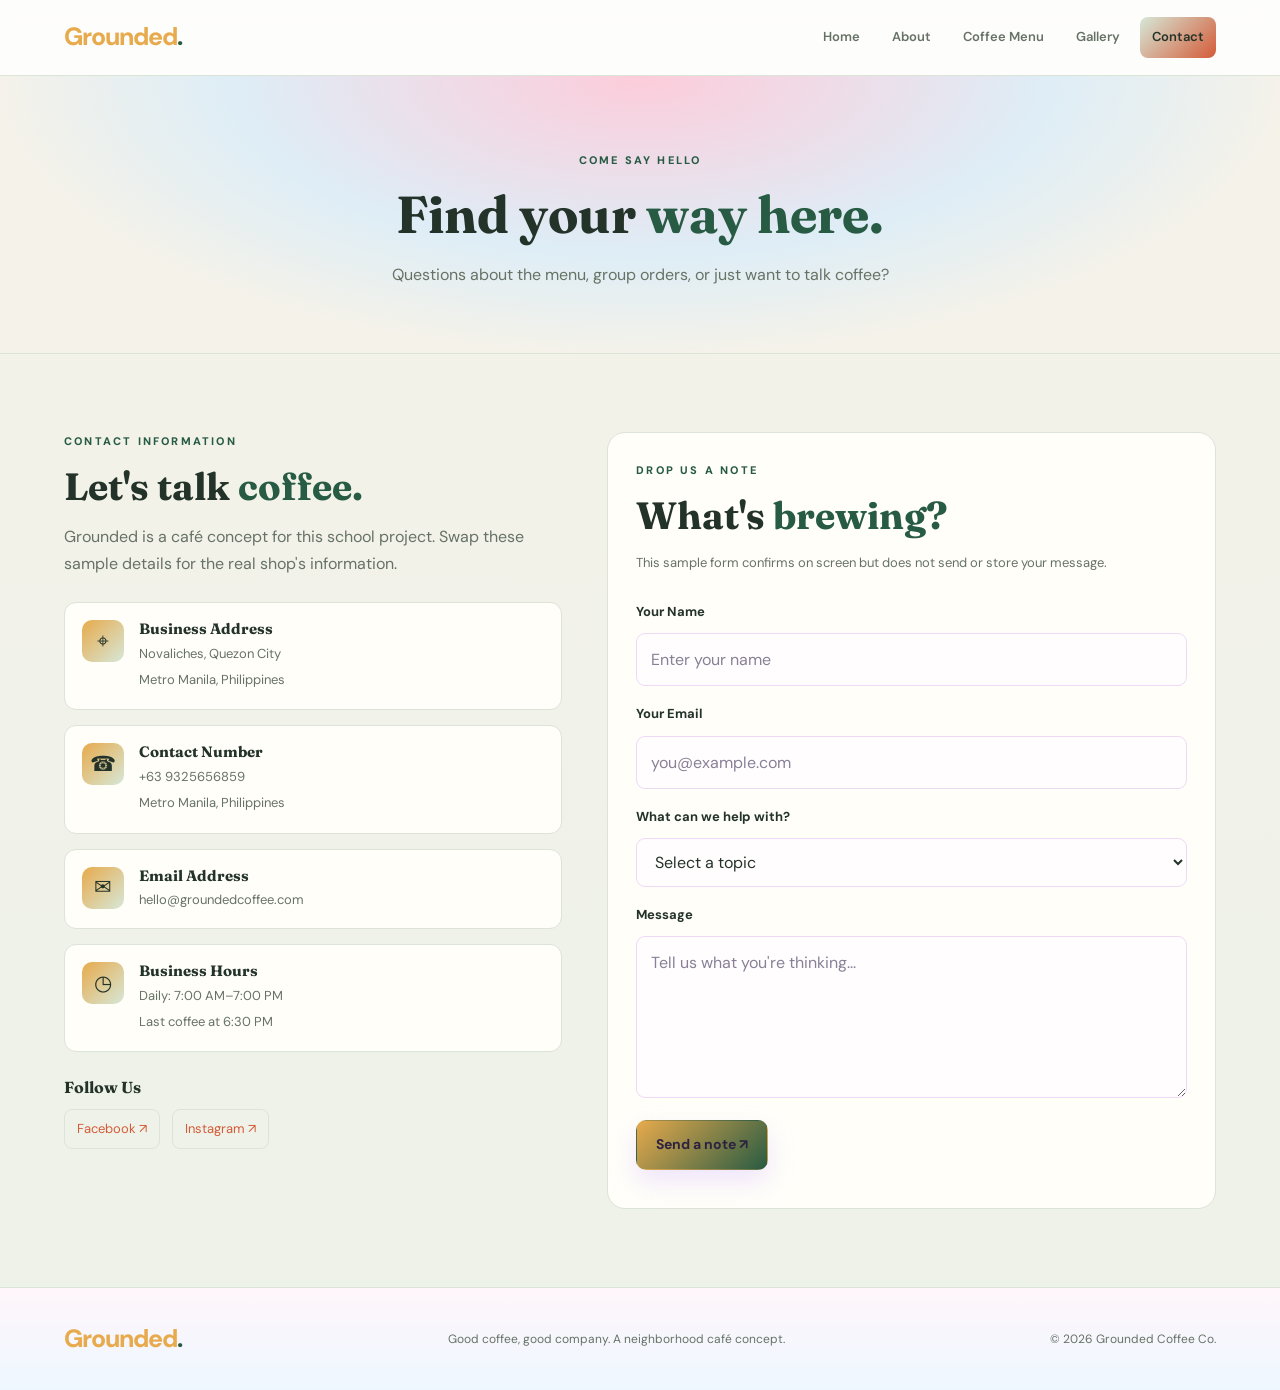
<file: contact.html>
<!DOCTYPE html>
<html lang="en">
<head>
    <meta charset="UTF-8">
    <meta name="viewport" content="width=device-width, initial-scale=1.0">
    <meta name="description" content="Get in touch with Grounded Coffee Co. about coffee, group orders, and catering.">
    <title>Visit Us | Grounded Coffee Co.</title>
    <link rel="preconnect" href="https://fonts.googleapis.com">
    <link rel="preconnect" href="https://fonts.gstatic.com" crossorigin>
    <link href="https://fonts.googleapis.com/css2?family=DM+Sans:wght@400;500;600;700;800&family=Fraunces:opsz,wght@9..144,500;9..144,600;9..144,700&display=swap" rel="stylesheet">
    <link rel="stylesheet" href="style.css">
</head>
<body>
<header class="site-header">
    <a class="logo" href="index.html"><span>Grounded</span><span class="logo-dot">.</span></a>
    <nav class="nav-links" aria-label="Main navigation">
        <a href="index.html">Home</a>
        <a href="about.html">About</a>
        <a href="products.html">Coffee Menu</a>
        <a href="gallery.html">Gallery</a>
        <a class="active" href="contact.html">Contact</a>
    </nav>
</header>

<main>
    <section class="page-banner">
        <p class="eyebrow">COME SAY HELLO</p>
        <h1>Find your <span>way here.</span></h1>
        <p>Questions about the menu, group orders, or just want to talk coffee?</p>
    </section>

    <section class="section contact-layout">
        <div class="contact-info">
            <p class="eyebrow">CONTACT INFORMATION</p>
            <h2>Let's talk <span>coffee.</span></h2>
            <p class="muted-text">
                Grounded is a café concept for this school project. Swap
                these sample details for the real shop's information.
            </p>

            <article class="contact-card">
                <div class="contact-icon">⌖</div>
                <div>
                    <h3>Business Address</h3>
                    <p>Novaliches, Quezon City</p>
                    <small>Metro Manila, Philippines</small>
                </div>
            </article>

            <article class="contact-card">
                <div class="contact-icon">☎</div>
                <div>
                    <h3>Contact Number</h3>
                    <p>+63 9325656859</p>
                    <small>Metro Manila, Philippines    </small>
                </div>
            </article>

            <article class="contact-card">
                <div class="contact-icon">✉</div>
                <div>
                    <h3>Email Address</h3>
                    <p>hello@groundedcoffee.com</p>
                </div>
            </article>

            <article class="contact-card">
                <div class="contact-icon">◷</div>
                <div>
                    <h3>Business Hours</h3>
                    <p>Daily: 7:00 AM–7:00 PM</p>
                    <small>Last coffee at 6:30 PM</small>
                </div>
            </article>

            <div class="social-links">
                <h3>Follow Us</h3>
                <a href="https://www.facebook.com/" target="_blank" rel="noopener noreferrer">Facebook ↗</a>
                <a href="https://www.instagram.com/" target="_blank" rel="noopener noreferrer">Instagram ↗</a>
            </div>
        </div>

        <div class="contact-form-wrap">
            <p class="eyebrow">DROP US A NOTE</p>
            <h2>What's <span>brewing?</span></h2>
            <p class="muted-text">This sample form confirms on screen but does not send or store your message.</p>

            <form id="contactForm">
                <label for="visitorName">Your Name</label>
                <input id="visitorName" name="visitorName" type="text" placeholder="Enter your name" required>

                <label for="visitorEmail">Your Email</label>
                <input id="visitorEmail" name="visitorEmail" type="email" placeholder="you@example.com" required>

                <label for="inquiryType">What can we help with?</label>
                <select id="inquiryType" name="inquiryType" required>
                    <option value="">Select a topic</option>
                    <option>Menu question</option>
                    <option>Group coffee order</option>
                    <option>Catering</option>
                    <option>Something else</option>
                </select>

                <label for="visitorMessage">Message</label>
                <textarea id="visitorMessage" name="visitorMessage" rows="5" placeholder="Tell us what you're thinking..." required></textarea>

                <button class="btn btn-primary" type="submit">Send a note ↗</button>
                <p id="contactMessage" class="form-message" role="status"></p>
            </form>
        </div>
    </section>
</main>

<footer class="site-footer">
    <a class="logo" href="index.html"><span>Grounded</span><span class="logo-dot">.</span></a>
    <p>Good coffee, good company. A neighborhood café concept.</p>
    <p>© 2026 Grounded Coffee Co.</p>
</footer>

<script>
    document.getElementById("contactForm").addEventListener("submit", function (event) {
        event.preventDefault();
        document.getElementById("contactMessage").textContent =
            "Demo only: your message has not been sent. Connect this form to a form service or backend to receive inquiries.";
        this.reset();
    });
</script>
</body>
</html>
</file>
<file: style.css>
/* GROUNDED COFFEE CO. - ITE 1 PROJECT */

:root {
    --background: #f5f2e9;
    --surface: #fffef9;
    --surface-light: #e4eee2;
    --purple: #285b43;
    --purple-light: #d45b38;
    --pink: #e7aa4c;
    --blue: #d6e8d8;
    --red: #e88a5d;
    --text: #243329;
    --muted: #677266;
    --border: #dce3d8;
    --success: #54845d;
    --radius: 8px;
    --container: 1160px;
}

* {
    margin: 0;
    padding: 0;
    box-sizing: border-box;
}

html {
    scroll-behavior: smooth;
    scroll-padding-top: 90px;
}

body {
    background: linear-gradient(180deg, #f5f2e9 0%, #edf2e9 100%);
    color: var(--text);
    font-family: "DM Sans", sans-serif;
    font-size: 16px;
    line-height: 1.7;
}

img {
    display: block;
    max-width: 100%;
}

a {
    color: inherit;
    text-decoration: none;
}

button,
input,
select,
textarea {
    font: inherit;
}

button,
a {
    -webkit-tap-highlight-color: transparent;
}

a:focus-visible,
button:focus-visible,
input:focus-visible,
select:focus-visible,
textarea:focus-visible {
    outline: 2px solid var(--purple-light);
    outline-offset: 4px;
}

.site-header {
    position: sticky;
    top: 0;
    z-index: 100;
    min-height: 76px;
    padding: 15px max(5%, calc((100% - var(--container)) / 2));
    display: flex;
    align-items: center;
    justify-content: space-between;
    gap: 24px;
    background: rgba(255, 255, 255, 0.82);
    border-bottom: 1px solid var(--border);
    backdrop-filter: blur(12px);
}

.logo {
    white-space: nowrap;
    font-size: 25px;
    font-weight: 800;
    letter-spacing: -1px;
}

.logo > span:first-child {
    color: var(--pink);
}

.logo-dot {
    color: var(--purple);
}

.nav-links {
    display: flex;
    align-items: center;
    justify-content: flex-end;
    flex-wrap: wrap;
    gap: 8px;
}

.nav-links a {
    padding: 9px 12px;
    border-radius: 8px;
    color: var(--muted);
    font-size: 13px;
    font-weight: 600;
    transition: color 0.2s ease, background 0.2s ease;
}

.nav-links a:hover,
.nav-links a.active {
    color: var(--text);
    background: linear-gradient(135deg, var(--blue), var(--purple-light));
}

.hero {
    width: min(100% - 10%, var(--container));
    min-height: 570px;
    margin: auto;
    padding: 65px 0;
    display: grid;
    grid-template-columns: 1.05fr 0.95fr;
    align-items: center;
    gap: 60px;
}

.hero-content {
    max-width: 610px;
}

.eyebrow {
    margin-bottom: 12px;
    color: var(--purple);
    font-size: 11px;
    font-weight: 800;
    letter-spacing: 2.2px;
    text-transform: uppercase;
}

h1,
h2,
h3 {
    font-family: "Fraunces", Georgia, serif;
    line-height: 1.25;
}

h1 {
    margin-bottom: 22px;
    font-size: clamp(38px, 5vw, 60px);
    letter-spacing: 0;
}

h1 span,
h2 span {
    color: var(--purple);
}

.hero-description {
    max-width: 560px;
    margin-bottom: 28px;
    color: var(--muted);
}

.button-row {
    display: flex;
    flex-wrap: wrap;
    gap: 12px;
}

.btn {
    display: inline-flex;
    align-items: center;
    justify-content: center;
    gap: 8px;
    min-height: 46px;
    padding: 12px 19px;
    border: 1px solid transparent;
    border-radius: 10px;
    font-size: 14px;
    font-weight: 700;
    text-align: center;
    cursor: pointer;
    transition: transform 0.2s ease, background 0.2s ease,
                border-color 0.2s ease;
}

.btn:hover {
    transform: translateY(-3px);
}

.btn-primary {
    color: #2d2340;
    background: linear-gradient(135deg, var(--pink), var(--purple));
    box-shadow: 0 12px 25px rgba(217, 195, 255, 0.4);
}

.btn-primary:hover {
    background: linear-gradient(135deg, var(--red), var(--purple-light));
}

.btn-outline {
    color: var(--text);
    border-color: #e6d6f7;
    background: rgba(255, 255, 255, 0.55);
}

.btn-outline:hover {
    border-color: var(--pink);
    background: linear-gradient(135deg, rgba(207, 234, 255, 0.4), rgba(255, 195, 215, 0.32));
}

.hero-note {
    margin-top: 24px;
    color: var(--muted);
    font-size: 13px;
}

.status-dot {
    display: inline-block;
    width: 8px;
    height: 8px;
    margin-right: 8px;
    border-radius: 50%;
    background: var(--success);
}

.hero-image {
    position: relative;
    min-width: 0;
}

.hero-image > img {
    width: 100%;
    height: 390px;
    object-fit: cover;
    border: 1px solid #e9dbf7;
    border-radius: 22px;
    box-shadow: 0 25px 70px rgba(129, 117, 185, 0.22);
}

.image-label {
    position: absolute;
    right: 15px;
    bottom: 15px;
    left: 15px;
    display: flex;
    align-items: center;
    gap: 12px;
    padding: 15px;
    border: 1px solid rgba(255, 255, 255, 0.7);
    border-radius: 13px;
    background: rgba(255, 255, 255, 0.72);
    backdrop-filter: blur(10px);
}

.image-label strong,
.image-label small {
    display: block;
}

.image-label small {
    color: var(--muted);
    font-size: 12px;
}

.label-icon,
.feature-icon {
    display: grid;
    flex: 0 0 auto;
    width: 45px;
    height: 45px;
    place-items: center;
    border: 1px solid #f4d9f8;
    border-radius: 12px;
    background: linear-gradient(135deg, var(--blue), var(--purple-light));
    color: var(--text);
    font-size: 23px;
}

.section {
    width: min(100% - 10%, var(--container));
    margin: auto;
    padding: 78px 0;
}

.section-muted {
    width: 100%;
    padding-right: max(5%, calc((100% - var(--container)) / 2));
    padding-left: max(5%, calc((100% - var(--container)) / 2));
    background: linear-gradient(180deg, rgba(255, 195, 215, 0.28), rgba(207, 234, 255, 0.28));
}

.section-heading {
    max-width: 720px;
    margin: 0 auto 35px;
    text-align: center;
}

.section-heading h2,
.about-copy h2,
.contact-info h2,
.contact-form-wrap h2 {
    margin-bottom: 13px;
    font-size: clamp(28px, 3vw, 38px);
    letter-spacing: 0;
}

.section-heading > p:last-child,
.about-copy > p:not(.eyebrow),
.muted-text {
    color: var(--muted);
}

.feature-grid,
.product-grid,
.service-grid,
.team-grid {
    display: grid;
    grid-template-columns: repeat(3, minmax(0, 1fr));
    gap: 22px;
}

.feature-card,
.service-card,
.team-card {
    min-width: 0;
    padding: 25px;
    border: 1px solid var(--border);
    border-radius: var(--radius);
    background: linear-gradient(180deg, rgba(255,255,255,0.92), rgba(247,244,255,0.8));
    transition: transform 0.25s ease, border-color 0.25s ease;
}

.feature-card:hover,
.service-card:hover,
.team-card:hover {
    transform: translateY(-5px);
    border-color: var(--pink);
}

.feature-icon {
    margin-bottom: 20px;
}

.feature-card h3,
.service-card h3,
.team-card h3 {
    margin-bottom: 10px;
    font-size: 18px;
}

.feature-card p,
.service-card p,
.team-card p {
    color: var(--muted);
    font-size: 14px;
}

.product-grid {
    align-items: stretch;
}

.product-card {
    min-width: 0;
    overflow: hidden;
    border: 1px solid var(--border);
    border-radius: var(--radius);
    background: linear-gradient(180deg, rgba(255,255,255,0.95), rgba(242,249,255,0.82));
    transition: transform 0.25s ease, border-color 0.25s ease,
                box-shadow 0.25s ease;
}

.product-card:hover {
    transform: translateY(-5px);
    border-color: var(--pink);
    box-shadow: 0 15px 40px rgba(203, 174, 255, 0.22);
}

.product-card > img {
    width: 100%;
    height: 220px;
    object-fit: cover;
    background: var(--surface-light);
    transition: transform 0.4s ease;
}

.product-card:hover > img {
    transform: scale(1.03);
}

.product-info {
    padding: 21px;
}

.tag {
    display: inline-block;
    margin-bottom: 10px;
    color: var(--purple-light);
    font-size: 10px;
    font-weight: 800;
    letter-spacing: 1.5px;
}

.product-info h3 {
    margin-bottom: 9px;
    font-size: 19px;
}

.product-info > p {
    min-height: 48px;
    color: var(--muted);
    font-size: 13px;
}

.product-bottom {
    display: flex;
    align-items: center;
    justify-content: space-between;
    flex-wrap: wrap;
    gap: 12px;
    margin-top: 20px;
    padding-top: 15px;
    border-top: 1px solid var(--border);
}

.product-bottom strong,
.service-card > strong {
    color: var(--purple-light);
    font-size: 17px;
}

.text-link {
    color: var(--purple-light);
    font-size: 12px;
    font-weight: 700;
}

.text-link:hover {
    color: white;
    text-decoration: underline;
}

.center-button {
    margin-top: 35px;
    text-align: center;
}

.cta-section {
    width: min(100% - 10%, var(--container));
    margin: 20px auto 75px;
    padding: 35px;
    display: flex;
    align-items: center;
    justify-content: space-between;
    gap: 25px;
    border: 1px solid #f2d9ef;
    border-radius: 20px;
    background: linear-gradient(120deg, rgba(255, 195, 215, 0.9), rgba(207, 234, 255, 0.9), rgba(217, 195, 255, 0.9));
    box-shadow: 0 18px 35px rgba(214, 176, 240, 0.2);
}

.cta-section h2 {
    margin-bottom: 10px;
    font-size: clamp(24px, 3vw, 34px);
}

.cta-section p:not(.eyebrow) {
    color: var(--muted);
    font-size: 14px;
}

.cta-section .btn {
    flex-shrink: 0;
}

.site-footer {
    padding: 30px 5%;
    display: flex;
    align-items: center;
    justify-content: space-between;
    flex-wrap: wrap;
    gap: 16px;
    border-top: 1px solid var(--border);
    background: linear-gradient(180deg, #fff6fb, #eef7ff);
}

.site-footer p {
    color: var(--muted);
    font-size: 12px;
}

/* Inner page headings */

.page-banner {
    padding: 75px 5% 65px;
    text-align: center;
    border-bottom: 1px solid var(--border);
    background: radial-gradient(ellipse at top, rgba(255, 195, 215, 0.8), rgba(207, 234, 255, 0.6) 45%, var(--background) 72%);
}

.page-banner h1 {
    margin-bottom: 14px;
    font-size: clamp(36px, 5vw, 52px);
}

.page-banner > p:last-child {
    color: var(--muted);
}

/* About page */

.about-layout {
    display: grid;
    grid-template-columns: 1fr 1fr;
    align-items: center;
    gap: 50px;
}

.about-image img {
    width: 100%;
    min-height: 340px;
    max-height: 440px;
    object-fit: cover;
    border: 1px solid var(--border);
    border-radius: 20px;
}

.about-copy > p:not(.eyebrow) {
    margin-bottom: 18px;
}

.about-copy .btn {
    margin-top: 10px;
}

.team-card {
    text-align: center;
}

.team-photo {
    position: relative;
    height: clamp(220px, 34vw, 390px);
    margin-bottom: 24px;
    overflow: hidden;
    border: 1px solid var(--border);
    border-radius: var(--radius);
    background: var(--surface-light);
}

.team-photo img {
    width: 100%;
    height: 100%;
    object-fit: cover;
}

.team-photo figcaption {
    position: absolute;
    right: 0;
    bottom: 0;
    left: 0;
    padding: 32px 20px 16px;
    background: linear-gradient(transparent, rgba(36, 51, 41, 0.72));
    color: white;
    font-size: 14px;
    font-weight: 600;
}

.team-avatar {
    display: grid;
    width: 78px;
    height: 78px;
    margin: 0 auto 18px;
    place-items: center;
    border: 1px solid #f1d6ff;
    border-radius: 50%;
    background: linear-gradient(135deg, var(--pink), var(--blue));
    color: var(--text);
    font-size: 23px;
    font-weight: 800;
}

.team-card > span {
    display: block;
    margin-top: 8px;
    color: var(--purple);
    font-size: 12px;
}

/* Services page */

.service-card .feature-icon {
    margin-bottom: 18px;
}

.service-card > strong {
    display: inline-block;
    margin-top: 18px;
}

.notice,
.gallery-note {
    margin-top: 24px;
    padding: 16px 18px;
    border: 1px solid #f2d6ee;
    border-radius: 12px;
    background: linear-gradient(135deg, rgba(255, 195, 215, 0.2), rgba(207, 234, 255, 0.2));
    color: var(--muted);
    font-size: 13px;
}

/* Gallery page */

.gallery-grid {
    display: grid;
    grid-template-columns: repeat(3, minmax(0, 1fr));
    grid-auto-rows: 240px;
    gap: 18px;
}

.gallery-item {
    position: relative;
    min-width: 0;
    overflow: hidden;
    border: 1px solid var(--border);
    border-radius: 15px;
    background: var(--surface);
}

.gallery-item.gallery-tall {
    grid-row: span 2;
}

.gallery-item img {
    width: 100%;
    height: 100%;
    object-fit: cover;
    transition: transform 0.4s ease;
}

.gallery-item:hover img {
    transform: scale(1.07);
}

.gallery-item figcaption {
    position: absolute;
    right: 0;
    bottom: 0;
    left: 0;
    padding: 35px 17px 17px;
    background: linear-gradient(transparent, rgba(61, 42, 82, 0.7));
}

.gallery-item figcaption strong,
.gallery-item figcaption span {
    display: block;
}

.gallery-item figcaption strong {
    font-size: 15px;
}

.gallery-item figcaption span {
    color: #d1c8df;
    font-size: 12px;
}

/* Contact page */

.contact-layout {
    display: grid;
    grid-template-columns: 0.9fr 1.1fr;
    align-items: start;
    gap: 45px;
}

.contact-info > .muted-text {
    margin-bottom: 25px;
}

.contact-card {
    display: flex;
    align-items: flex-start;
    gap: 15px;
    margin-bottom: 15px;
    padding: 17px;
    border: 1px solid var(--border);
    border-radius: 12px;
    background: var(--surface);
}

.contact-icon {
    display: grid;
    flex: 0 0 42px;
    height: 42px;
    place-items: center;
    border-radius: 10px;
    background: linear-gradient(135deg, var(--pink), var(--blue));
    color: var(--text);
    font-size: 21px;
}

.contact-card h3 {
    margin-bottom: 4px;
    font-size: 15px;
}

.contact-card p,
.contact-card small {
    overflow-wrap: anywhere;
    color: var(--muted);
    font-size: 13px;
}

.social-links {
    display: flex;
    align-items: center;
    flex-wrap: wrap;
    gap: 12px;
    margin-top: 25px;
}

.social-links h3 {
    width: 100%;
    font-size: 16px;
}

.social-links a {
    padding: 8px 12px;
    border: 1px solid var(--border);
    border-radius: 8px;
    color: var(--purple-light);
    font-size: 13px;
}

.social-links a:hover {
    border-color: var(--purple);
    background: var(--surface);
}

.contact-form-wrap {
    padding: 28px;
    border: 1px solid var(--border);
    border-radius: 18px;
    background: var(--surface);
}

.contact-form-wrap > .muted-text {
    margin-bottom: 20px;
    font-size: 13px;
}

form {
    display: flex;
    flex-direction: column;
    gap: 10px;
}

form label {
    margin-top: 7px;
    font-size: 13px;
    font-weight: 700;
}

form input,
form select,
form textarea {
    width: 100%;
    padding: 12px 14px;
    border: 1px solid #eedaf5;
    border-radius: 9px;
    background: #fffdfd;
    color: var(--text);
}

form input::placeholder,
form textarea::placeholder {
    color: #898097;
}

form input:focus,
form select:focus,
form textarea:focus {
    border-color: var(--purple);
    outline: 1px solid var(--purple);
}

form textarea {
    resize: vertical;
}

form button {
    align-self: flex-start;
    margin-top: 12px;
}

.form-message {
    color: var(--purple-light);
    font-size: 13px;
    overflow-wrap: anywhere;
}

.order-layout {
    display: grid;
    grid-template-columns: minmax(0, 1.5fr) minmax(280px, 0.75fr);
    align-items: start;
    gap: 32px;
}

.order-panel {
    position: sticky;
    top: 112px;
    padding: 24px;
    border: 1px solid var(--border);
    border-radius: var(--radius);
    background: var(--surface);
}

.order-panel h2 {
    margin-bottom: 8px;
    font-size: 26px;
}

.order-items {
    display: grid;
    gap: 12px;
    margin: 20px 0;
    list-style: none;
}

.order-item {
    display: flex;
    justify-content: space-between;
    gap: 12px;
    color: var(--muted);
    font-size: 14px;
}

.order-total {
    display: flex;
    justify-content: space-between;
    padding: 14px 0;
    border-top: 1px solid var(--border);
    font-weight: 800;
}

.add-button {
    min-height: 38px;
    padding: 8px 12px;
    border: 1px solid var(--border);
    border-radius: 6px;
    background: var(--surface);
    color: var(--purple);
    font-size: 12px;
    font-weight: 800;
    cursor: pointer;
}

.add-button:hover {
    border-color: var(--purple);
    background: var(--blue);
}

.order-panel form button {
    width: 100%;
    align-self: stretch;
}

.order-status {
    min-height: 22px;
    margin-top: 12px;
    color: var(--purple);
    font-size: 13px;
}

/* Responsive design */

@media (max-width: 900px) {
    .site-header {
        align-items: flex-start;
        flex-direction: column;
        gap: 10px;
    }

    .nav-links {
        justify-content: flex-start;
    }

    .hero {
        grid-template-columns: 1fr 0.85fr;
        gap: 28px;
    }

    .hero-image > img {
        height: 320px;
    }

    .feature-grid,
    .product-grid,
    .service-grid,
    .team-grid {
        grid-template-columns: repeat(2, minmax(0, 1fr));
    }

    .contact-layout,
    .order-layout {
        grid-template-columns: 1fr;
    }

    .order-panel {
        position: static;
    }
}

@media (max-width: 620px) {
    .site-header {
        padding: 15px 5%;
    }

    .nav-links {
        gap: 5px;
    }

    .nav-links a {
        padding: 7px 9px;
        font-size: 12px;
    }

    .hero {
        width: 90%;
        padding: 48px 0;
        grid-template-columns: 1fr;
        gap: 30px;
    }

    .hero-image > img {
        height: 280px;
    }

    .section,
    .section-muted {
        width: 100%;
        padding: 55px 5%;
    }

    .feature-grid,
    .product-grid,
    .service-grid,
    .team-grid {
        grid-template-columns: 1fr;
    }

    .product-card > img {
        height: 230px;
    }

    .cta-section {
        width: 90%;
        padding: 25px;
        align-items: flex-start;
        flex-direction: column;
    }

    .site-footer {
        align-items: flex-start;
        flex-direction: column;
        padding: 28px 5%;
    }

    .about-layout {
        grid-template-columns: 1fr;
        gap: 28px;
    }

    .about-image img {
        min-height: 240px;
    }

    .gallery-grid {
        grid-template-columns: repeat(2, minmax(0, 1fr));
        grid-auto-rows: 190px;
        gap: 12px;
    }

    .gallery-item.gallery-tall {
        grid-row: span 1;
    }

    .gallery-item figcaption {
        padding: 30px 10px 10px;
    }

    .gallery-item figcaption strong {
        font-size: 12px;
    }

    .gallery-item figcaption span {
        font-size: 10px;
    }

    .contact-form-wrap {
        padding: 20px;
    }
}

@media (prefers-reduced-motion: reduce) {
    *,
    *::before,
    *::after {
        scroll-behavior: auto !important;
        transition-duration: 0.01ms !important;
        animation-duration: 0.01ms !important;
    }
}
</file>
